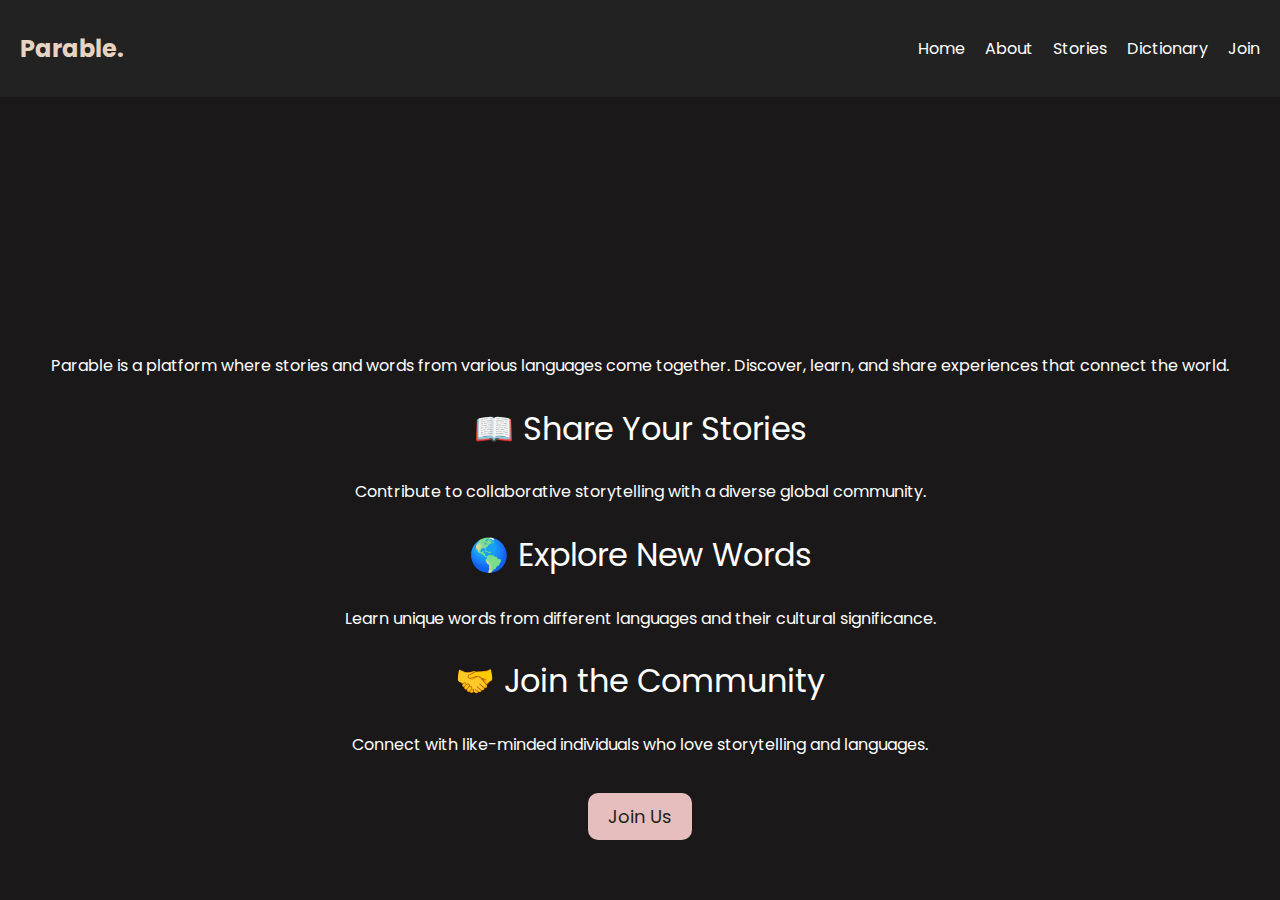
<file: about.html>
<!DOCTYPE html>
<html lang="en">
<head>
    <meta charset="UTF-8">
    <meta name="viewport" content="width=device-width, initial-scale=1.0">
    <title>About | Parable</title>
    <link rel="stylesheet" href="styles.css">
</head>
<body>
    <header class="fade-in">
        <div class="logo">Parable.</div>
        <nav>
            <ul>
                <li><a href="index.html">Home</a></li>
                <li><a href="about.html">About</a></li>
                <li><a href="stories.html">Stories</a></li>
                <li><a href="dictionary.html">Dictionary</a></li>
                <li><a href="join.html">Join</a></li>
            </ul>
        </nav>
    </header>

    <main class="about-section">
        <h1 class="fade-in">About <span class="highlight">Parable</span></h1>
        <p class="fade-in delay">
            Parable is a platform where stories and words from various languages come together.  
            Discover, learn, and share experiences that connect the world.
        </p>

        <div class="about-content">
            <div class="about-card scroll-reveal">
                <h2>📖 Share Your Stories</h2>
                <p>Contribute to collaborative storytelling with a diverse global community.</p>
            </div>

            <div class="about-card scroll-reveal">
                <h2>🌎 Explore New Words</h2>
                <p>Learn unique words from different languages and their cultural significance.</p>
            </div>

            <div class="about-card scroll-reveal">
                <h2>🤝 Join the Community</h2>
                <p>Connect with like-minded individuals who love storytelling and languages.</p>
            </div>
        </div>

        <a href="join.html" class="btn fade-in delay">Join Us</a>
    </main>

    <script>
        document.addEventListener("DOMContentLoaded", function () {
            const elements = document.querySelectorAll(".scroll-reveal");

            const observer = new IntersectionObserver(entries => {
                entries.forEach(entry => {
                    if (entry.isIntersecting) {
                        entry.target.classList.add("visible");
                    }
                });
            }, { threshold: 0.3 });

            elements.forEach(el => observer.observe(el));
        });
    </script>
</body>
</html>
</file>
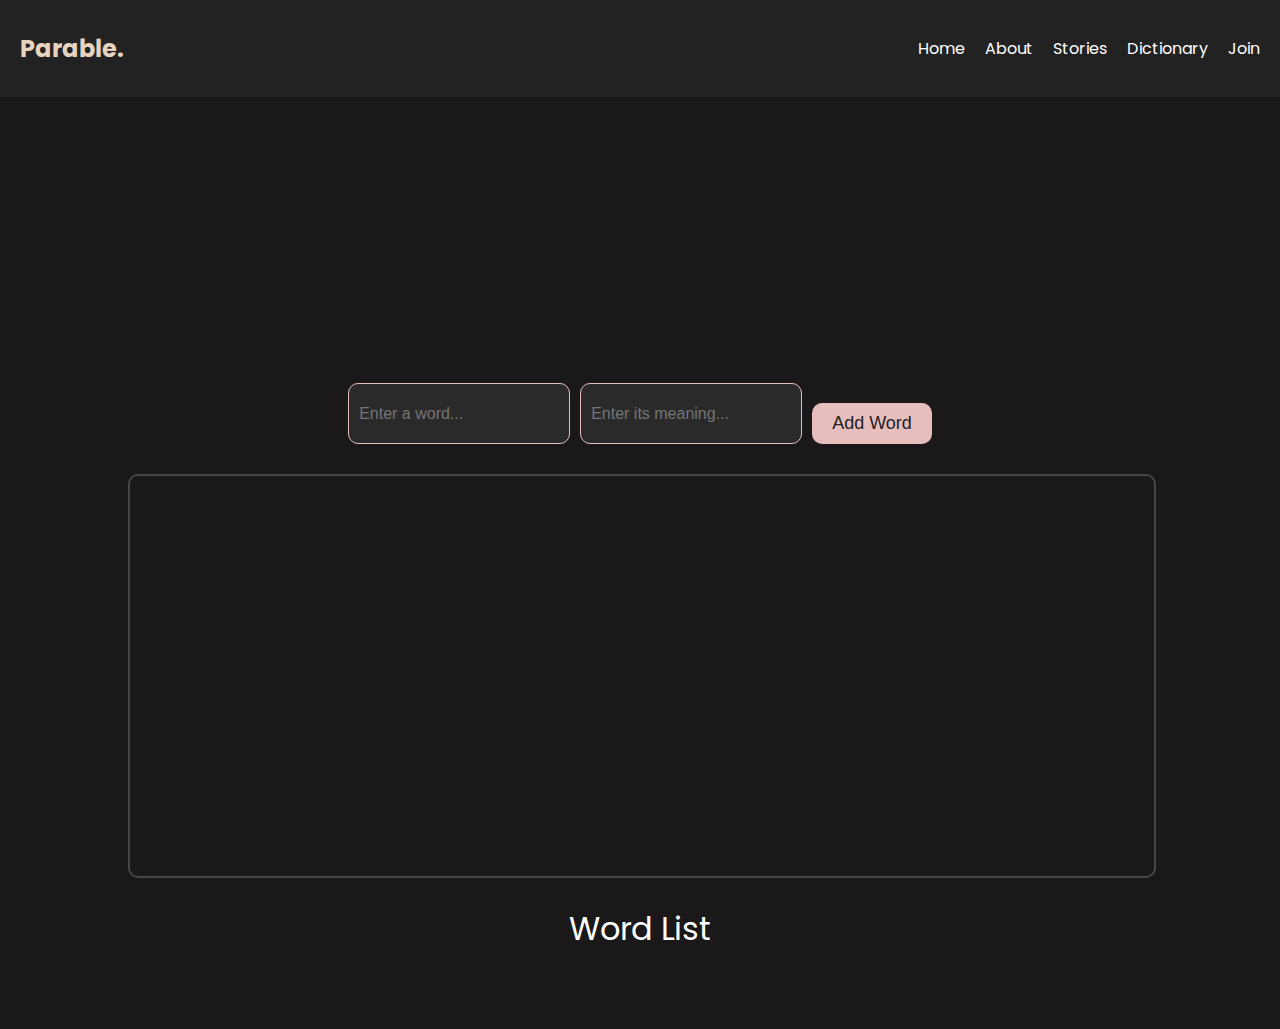
<file: dictionary.html>
<!DOCTYPE html>
<html lang="en">
<head>
    <meta charset="UTF-8">
    <meta name="viewport" content="width=device-width, initial-scale=1.0">
    <title>Dictionary | Parable</title>
    <link rel="stylesheet" href="styles.css">
</head>
<body>
    <header>
        <div class="logo">Parable.</div>
        <nav>
            <ul>
                <li><a href="index.html">Home</a></li>
                <li><a href="about.html">About</a></li>
                <li><a href="stories.html">Stories</a></li>
                <li><a href="dictionary.html">Dictionary</a></li>
                <li><a href="join.html">Join</a></li>
            </ul>
        </nav>
    </header>

    <main class="dictionary-section">
        <h1>Dictionary</h1>

        <div class="input-container">
            <input type="text" id="wordInput" placeholder="Enter a word..." class="styled-input" />
            <input type="text" id="meaningInput" placeholder="Enter its meaning..." class="styled-input" />
            <button class="btn" onclick="addWord()">Add Word</button>
        </div>

        <div class="word-container" id="wordContainer">
            <!-- Randomly positioned words appear here -->
        </div>

        <h2>Word List</h2>
        <div class="word-list" id="wordList">
            <!-- Words with meanings will be displayed as cards here -->
        </div>

        <!-- Popup for word meaning -->
        <div id="wordPopup" class="word-popup">
            <div class="popup-content">
                <span class="close-btn" onclick="closePopup()">&times;</span>
                <h2 id="popupWord"></h2>
                <p id="popupMeaning"></p>
            </div>
        </div>
    </main>

    <script>
        const wordContainer = document.querySelector("#wordContainer");
        const wordList = document.querySelector("#wordList");
        const wordInput = document.querySelector("#wordInput");
        const meaningInput = document.querySelector("#meaningInput");

        const wordPopup = document.querySelector("#wordPopup");
        const popupWord = document.querySelector("#popupWord");
        const popupMeaning = document.querySelector("#popupMeaning");

        function addWord() {
            const newWord = wordInput.value.trim();
            const meaning = meaningInput.value.trim();
            if (newWord === "" || meaning === "") return;

            // Create a randomly positioned animated word
            const word = document.createElement("span");
            word.classList.add("animated-word");
            word.textContent = newWord;
            word.dataset.meaning = meaning;

            const randomSize = Math.floor(Math.random() * 20) + 16;
            const randomX = Math.random() * 80 + 10;
            const randomY = Math.random() * 80 + 10;

            word.style.fontSize = `${randomSize}px`;
            word.style.position = "absolute";
            word.style.left = `${randomX}%`;
            word.style.top = `${randomY}%`;

            word.addEventListener("mouseover", () => word.classList.add("hover-effect"));
            word.addEventListener("mouseleave", () => word.classList.remove("hover-effect"));
            word.addEventListener("click", () => showWordPopup(newWord, meaning)); // Clicking shows popup

            wordContainer.appendChild(word);

            // Create a card for the word
            const card = document.createElement("div");
            card.classList.add("word-card");
            card.innerHTML = `<h3>${newWord}</h3><p>${meaning}</p>`;
            card.addEventListener("click", () => showWordPopup(newWord, meaning)); // Clicking card also opens popup
            wordList.appendChild(card);

            wordInput.value = "";
            meaningInput.value = "";
        }

        function showWordPopup(word, meaning) {
            popupWord.textContent = word;
            popupMeaning.textContent = meaning;
            wordPopup.classList.add("active");
        }

        function closePopup() {
            wordPopup.classList.remove("active");
        }

        // Close popup when clicking outside
        window.addEventListener("click", (event) => {
            if (event.target === wordPopup) {
                closePopup();
            }
        });
    </script>

    <style>
        body {
            font-family: 'Poppins', sans-serif;
            background-color: #1a1818;
            color: white;
            margin: 0;
            padding: 0;
            text-align: center;
        }

        header {
            background-color: #222;
            padding: 20px;
            display: flex;
            justify-content: space-between;
            align-items: center;
        }

        .logo {
            font-size: 24px;
            font-weight: bold;
            color: #e7d4c0;
        }

        nav ul {
            list-style: none;
            display: flex;
            gap: 20px;
            padding: 0;
        }

        nav a {
            text-decoration: none;
            color: #fff;
            font-size: 16px;
            transition: color 0.3s ease-in-out;
        }

        nav a:hover {
            color: #e7bebe;
        }

        .dictionary-section {
            padding: 50px 10%;
        }

        .input-container {
            display: flex;
            justify-content: center;
            gap: 10px;
            margin-bottom: 20px;
        }

        .styled-input {
            background: #2a2a2a;
            border: 1px solid #e7bebe;
            padding: 10px;
            font-size: 16px;
            color: white;
            border-radius: 10px;
            outline: none;
            transition: 0.3s;
            width: 200px;
        }

        .styled-input:focus {
            border-color: #d19a9a;
            box-shadow: 0px 0px 10px rgba(231, 186, 186, 0.5);
        }

        .btn {
            background-color: #e7bebe;
            color: #222;
            padding: 10px 20px;
            font-size: 18px;
            border-radius: 10px;
            transition: 0.3s;
            cursor: pointer;
            border: none;
        }

        .btn:hover {
            background-color: #d19a9a;
        }

        .word-container {
            position: relative;
            width: 100%;
            height: 400px;
            border: 2px solid rgba(255, 255, 255, 0.2);
            border-radius: 10px;
            margin-top: 30px;
            overflow: hidden;
        }

        .animated-word {
            position: absolute;
            cursor: pointer;
            transition: transform 0.3s ease-in-out, color 0.3s ease-in-out;
        }

        .animated-word.hover-effect {
            transform: scale(1.3);
            color: #e7bebe;
        }

        .word-popup {
            position: fixed;
            top: 50%;
            left: 50%;
            transform: translate(-50%, -50%);
            background: #2a2a2a;
            padding: 20px;
            border-radius: 10px;
            text-align: center;
            width: 300px;
            display: none;
            transition: opacity 0.3s ease-in-out;
        }

        .word-popup.active {
            display: block;
            opacity: 1;
        }

        .close-btn {
            position: absolute;
            top: 10px;
            right: 10px;
            font-size: 20px;
            cursor: pointer;
        }

        .word-list {
            display: flex;
            flex-wrap: wrap;
            justify-content: center;
            gap: 15px;
            margin-top: 20px;
        }

        .word-card {
            background: #2a2a2a;
            border: 1px solid #e7bebe;
            padding: 15px;
            border-radius: 10px;
            width: 200px;
            text-align: center;
            cursor: pointer;
            transition: transform 0.3s;
        }

        .word-card:hover {
            transform: scale(1.05);
        }
    </style>

</body>
</html>
</file>
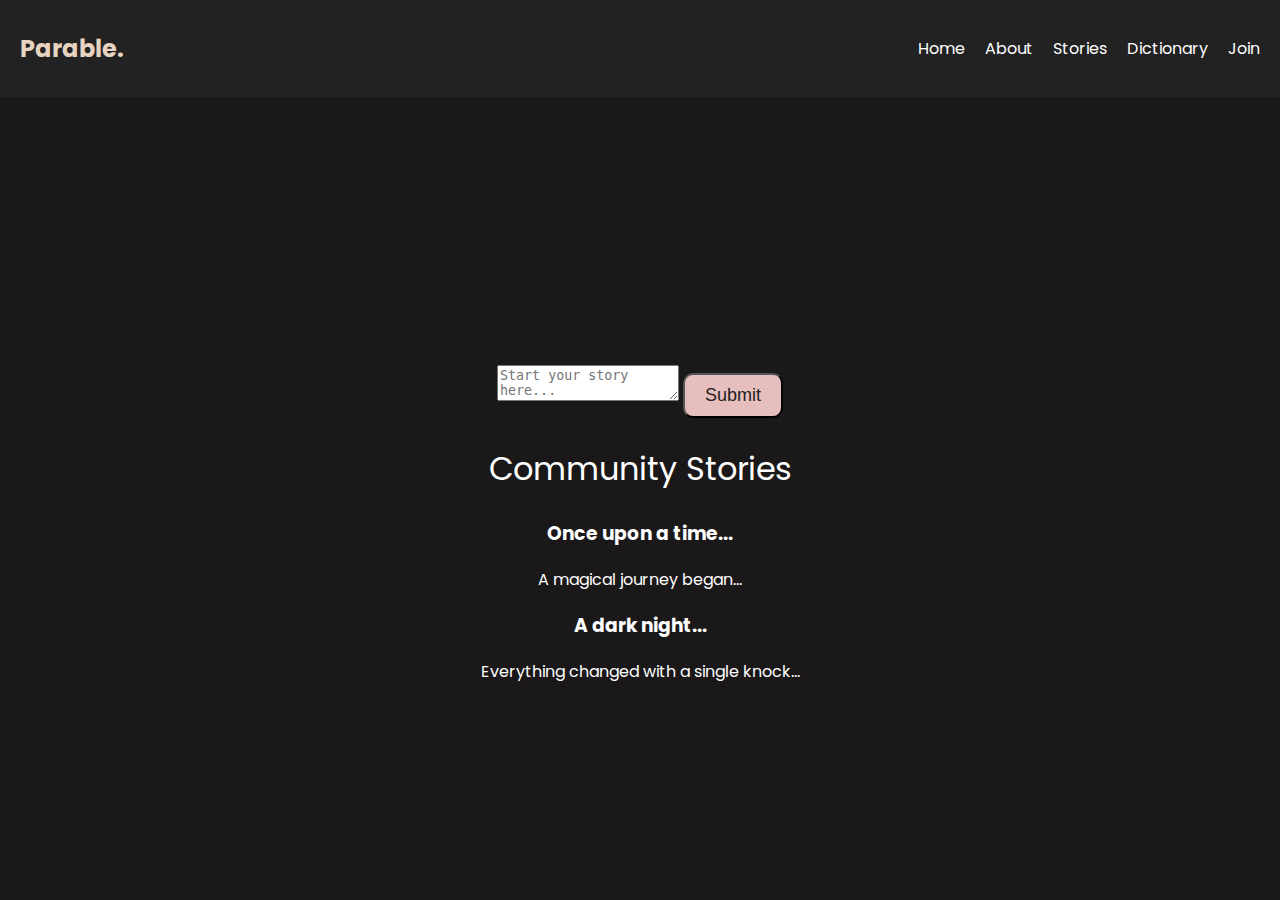
<file: stories.html>
<!DOCTYPE html>
<html lang="en">
<head>
    <meta charset="UTF-8">
    <meta name="viewport" content="width=device-width, initial-scale=1.0">
    <title>Stories | Parable</title>
    <link rel="stylesheet" href="styles.css">
</head>
<body>
    <header>
        <div class="logo">Parable.</div>
        <nav>
            <ul>
                <li><a href="index.html">Home</a></li>
                <li><a href="about.html">About</a></li>
                <li><a href="stories.html">Stories</a></li>
                <li><a href="dictionary.html">Dictionary</a></li>
                <li><a href="join.html">Join</a></li>
            </ul>
        </nav>
    </header>
    <main class="story-section">
        <h1>Share Your Story</h1>
        <textarea placeholder="Start your story here..."></textarea>
        <button class="btn">Submit</button>

        <h2>Community Stories</h2>
        <div class="story-list">
            <div class="story-card">
                <h3>Once upon a time...</h3>
                <p>A magical journey began...</p>
            </div>
            <div class="story-card">
                <h3>A dark night...</h3>
                <p>Everything changed with a single knock...</p>
            </div>
        </div>
    </main>
</body>
</html>
</file>
<file: styles.css>
@import url('https://fonts.googleapis.com/css2?family=Poppins:wght@300;400;700&family=Dancing+Script:wght@400;700&display=swap');

body {
    background-color: #1a1818;
    color: #fff;
    font-family: 'Poppins', sans-serif;
    margin: 0;
    padding: 0;
    text-align: center;
    overflow-x: hidden;
}

header {
    display: flex;
    justify-content: space-between;
    align-items: center;
    padding: 20px;
    background-color: #222;
}

.logo {
    font-size: 24px;
    font-weight: bold;
    color: #e7d4c0;
}

nav ul {
    list-style: none;
    padding: 0;
    display: flex;
    gap: 20px;
}

nav a {
    text-decoration: none;
    color: #fff;
    font-size: 16px;
    transition: color 0.3s ease-in-out;
}

nav a:hover {
    color: #e7bebe;
}

main {
    margin-top: 100px;
    padding: 20px;
}

h1 {
    font-size: 48px;
    font-weight: 300;
    opacity: 0;
    transform: translateY(20px);
    animation: fadeInUp 0.8s ease-in-out forwards;
}

h2 {
    font-size: 32px;
    font-weight: 400;
}

.highlight {
    font-style: italic;
    color: #e7bebe;
    font-family: 'Dancing Script', cursive;
}

.btn {
    display: inline-block;
    background-color: #e7bebe;
    color: #222;
    padding: 10px 20px;
    font-size: 18px;
    text-decoration: none;
    border-radius: 10px;
    margin-top: 20px;
    transition: 0.3s ease-in-out;
}

.btn:hover {
    background-color: #d19a9a;
}

/* Dictionary and Story Sections */
.word-container {
    position: relative;
    width: 100%;
    height: 60vh;
    overflow: hidden;
    display: flex;
    flex-wrap: wrap;
    justify-content: center;
    align-items: center;
    gap: 20px;
}

.animated-word {
    position: relative;
    font-weight: bold;
    color: #e7bebe;
    cursor: pointer;
    transition: transform 0.3s ease-in-out, text-shadow 0.3s ease-in-out;
}

.word-popup {
    position: fixed;
    top: 50%;
    left: 50%;
    transform: translate(-50%, -50%);
    background: rgba(34, 34, 34, 1);
    padding: 20px;
    border-radius: 10px;
    width: 350px;
    text-align: center;
    z-index: 100;
    color: #fff;
    opacity: 0;
    pointer-events: none;
    transition: opacity 0.3s ease-in-out;
}

.word-popup.active {
    opacity: 1;
    pointer-events: auto;
}

/* Animations */
@keyframes fadeInUp {
    from {
        opacity: 0;
        transform: translateY(20px);
    }
    to {
        opacity: 1;
        transform: translateY(0);
    }
}
</file>
